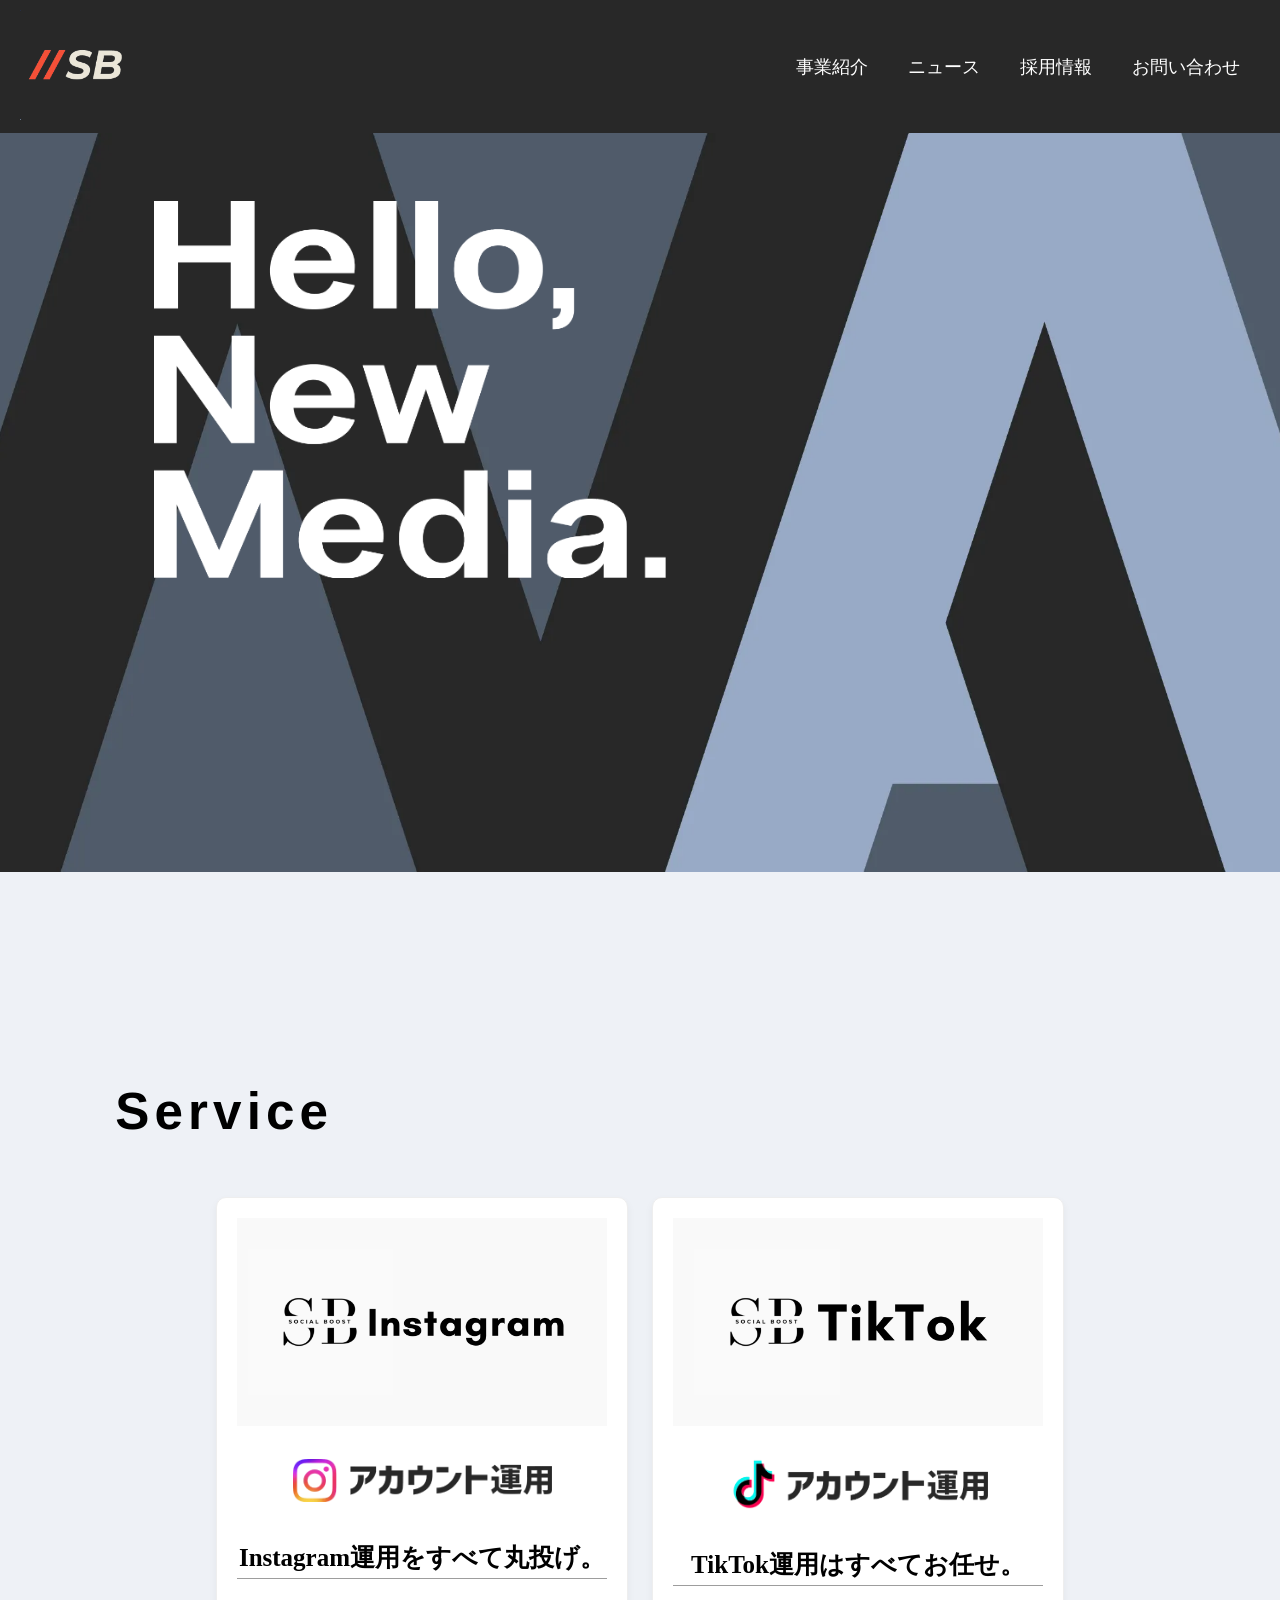
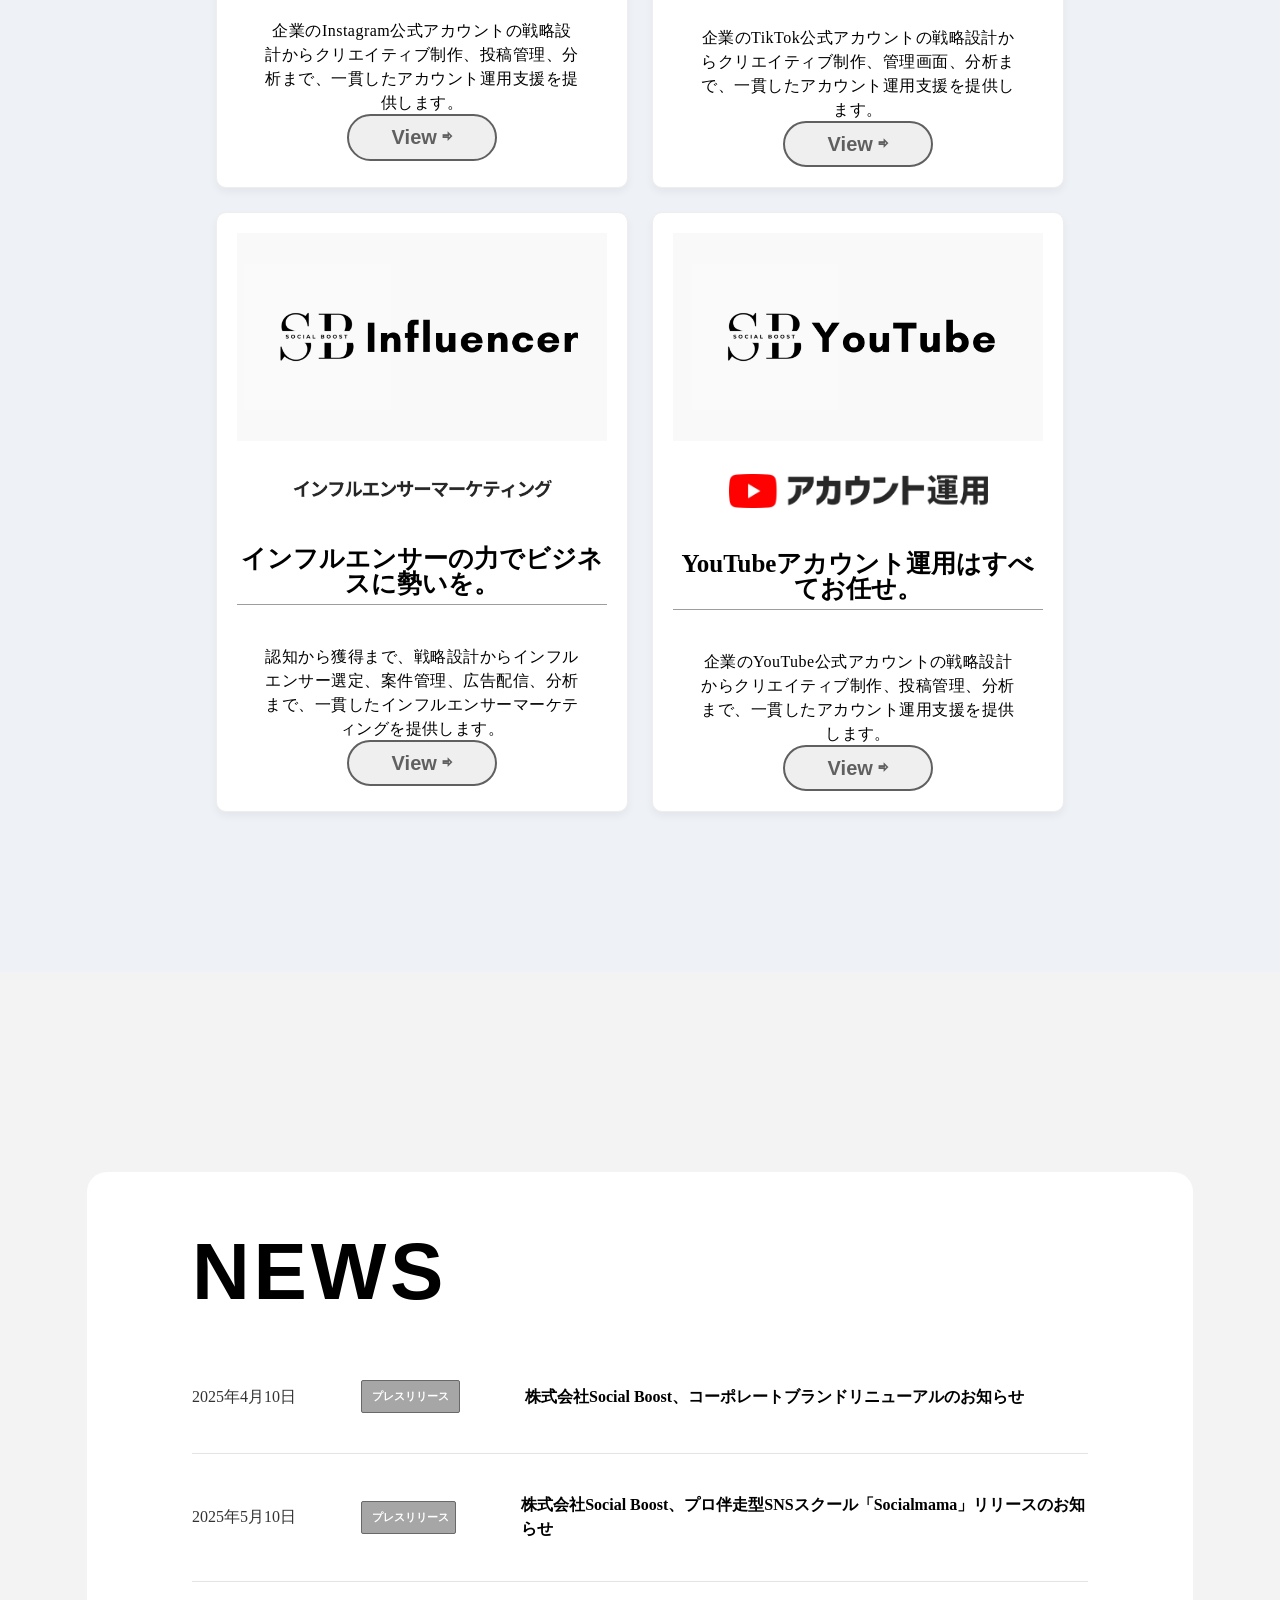
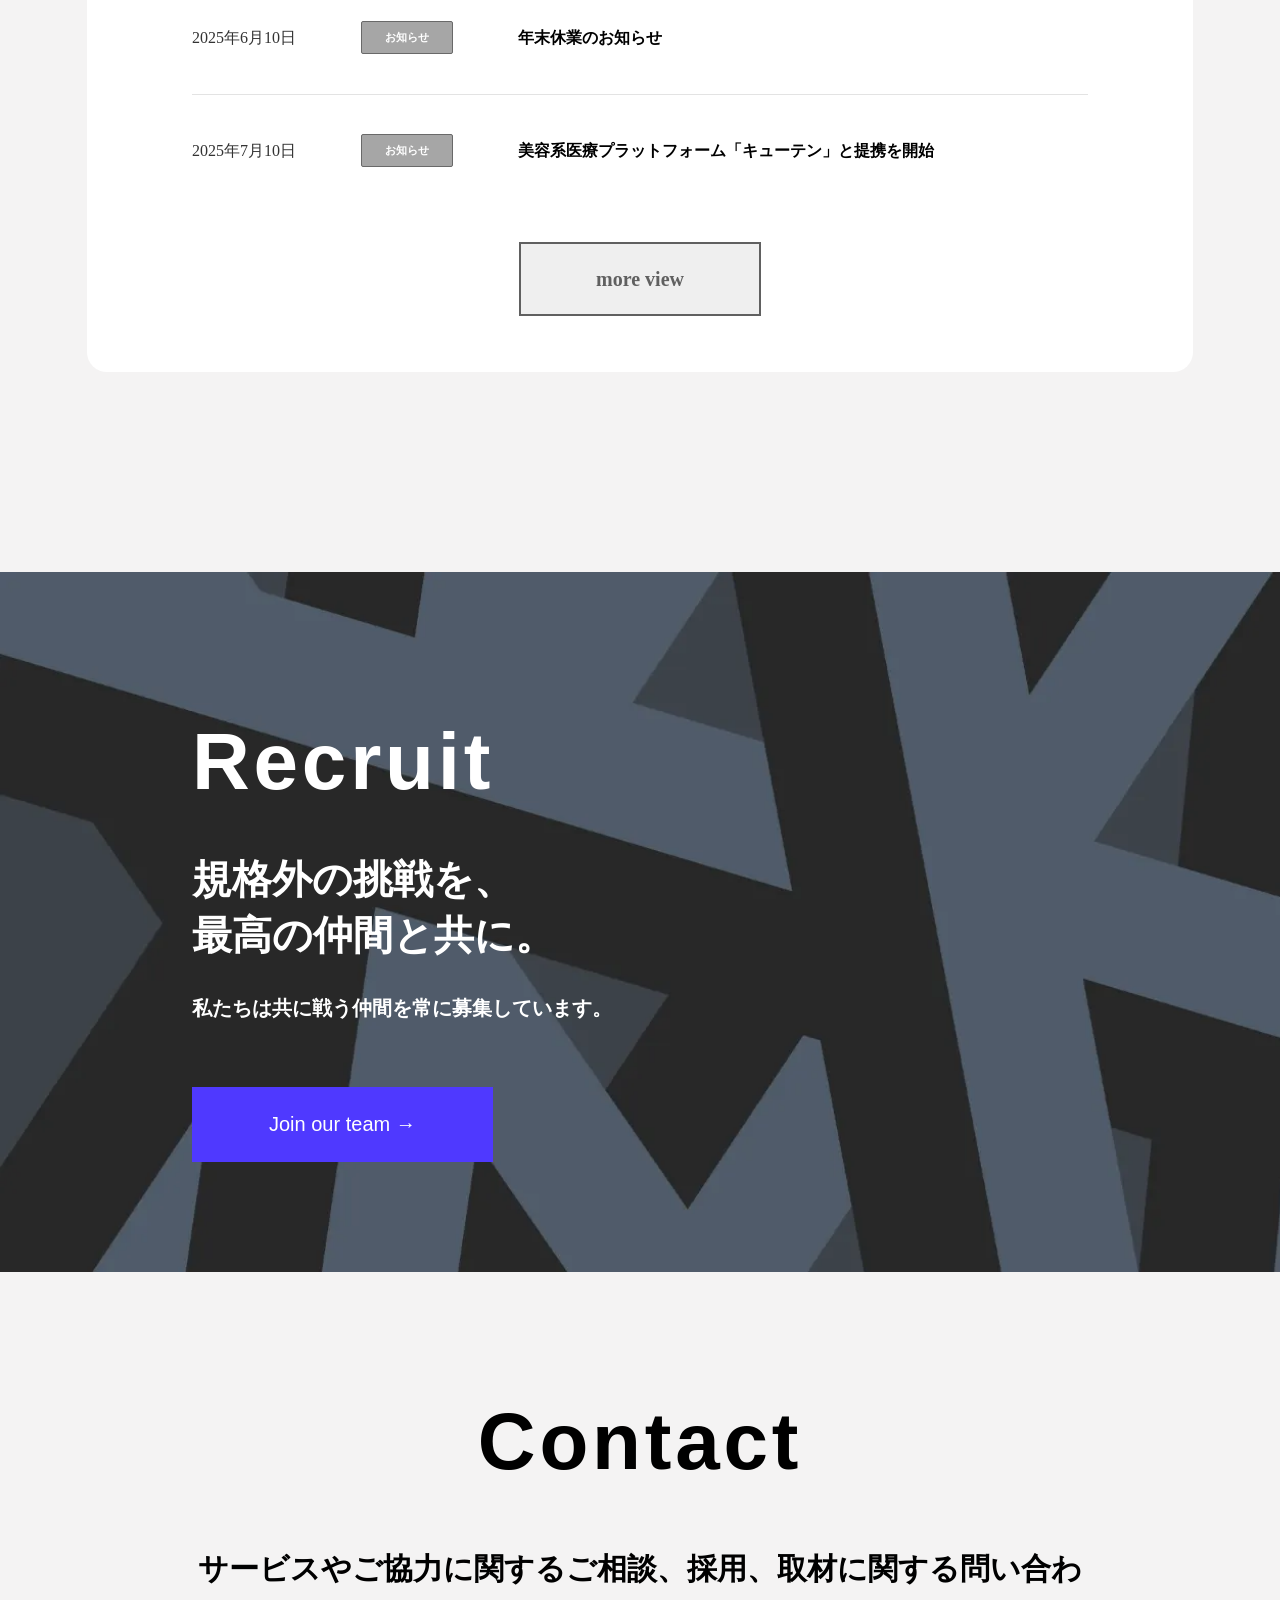
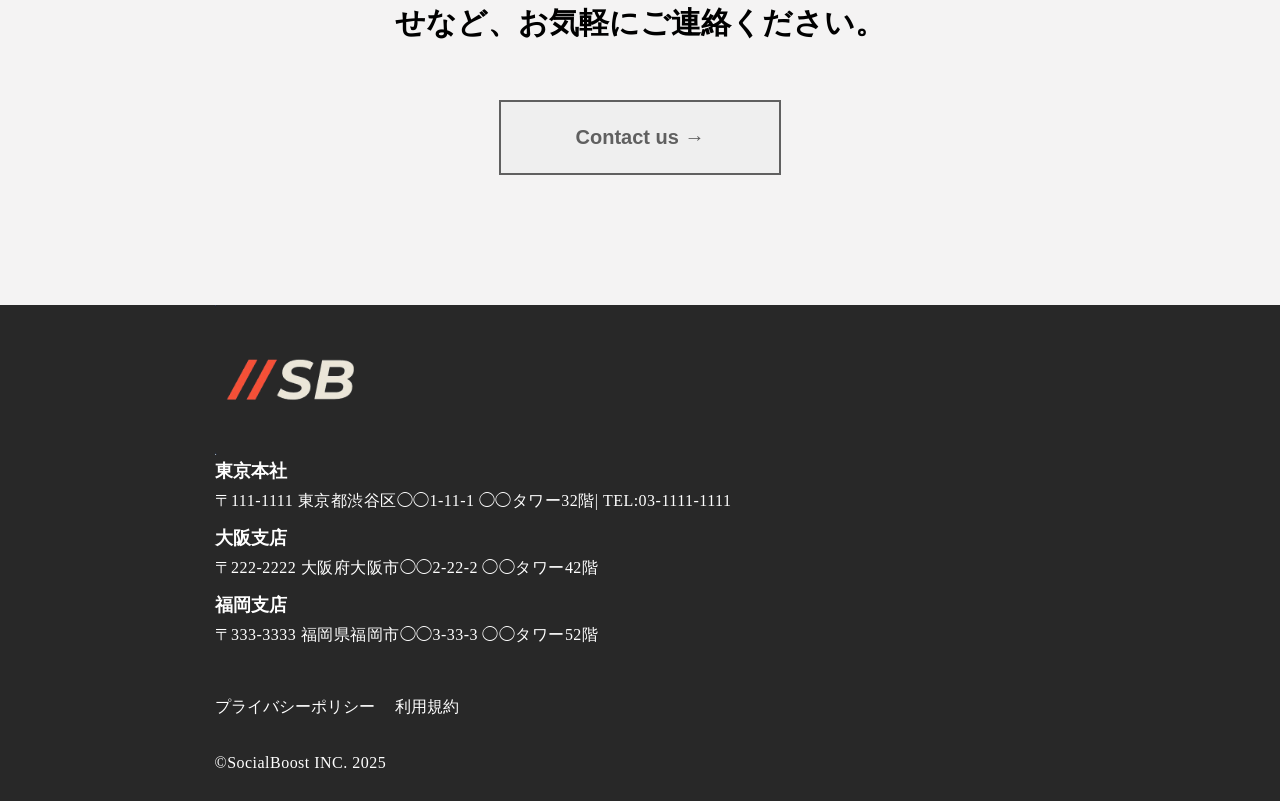
<file: index.html>
<!DOCTYPE html>
<html lang="ja">
  <head>
    <meta charset="UTF-8" />
    <meta name="viewport" content="width=device-width, initial-scale=1.0" />
    <title>株式会社Social Boost</title>
    <link rel="icon" href="./favicon.ico/favicon.ico" />
    <!-- common -->
    <link rel="stylesheet" href="./assets/css/foundation/reset.css" />
    <link rel="stylesheet" href="./assets/css/foundation/mixin.css" />
    <link rel="stylesheet" href="./assets/css/components/header.css" />
    <link rel="stylesheet" href="./assets/css/components/footer.css" />

    <!-- page -->
    <link rel="stylesheet" href="./assets/css/index.css" />
    <link rel="stylesheet" href="./assets/css/tiktok.css"/>
  </head>
  <body>
    <header class="header">
      <a href="#" class="logo-link">
        <img
          src="./assets/img/logo-removebg-preview.png"
          alt="ロゴ"
          class="logo"
        />
      </a>

      <nav class="header-nav">
        <ul class="nav-list">
          <li><a href="#business">事業紹介</a></li>
          <li><a href="#news">ニュース</a></li>
          <li><a href="#recruit">採用情報</a></li>
          <li><a href="#contact">お問い合わせ</a></li>
        </ul>
      </nav>

      <div class="hamburger" id="hamburger">
        <span></span>
        <span></span>
        <span></span>
      </div>

      <nav class="drawer" id="drawer">
        <ul class="drawer-list">
          <li><a href="#business">事業紹介</a></li>
          <li><a href="#news">ニュース</a></li>
          <li><a href="#recruit">採用情報</a></li>
          <li><a href="#contact">お問い合わせ</a></li>
        </ul>
      </nav>
    </header>

    <!-- ⬇️⬇️ -->
    <main>
      <div class="main_container">
        <img class="background" src="./assets/img/ hello.webp" alt="" />
      </div>
    </main>
    <div class="business">
      <h1 class="business_title">Service</h1>
      <div class="business_container">
        <div class="business_item">
          <a href="#"><img src="./assets/img/2.png" alt="img" /></a>
          <img class="sub_img" src="./assets/img/Instagram.webp" alt="" />
          <h2 class="sub_title">Instagram運用をすべて丸投げ。</h2>
          <p class="text_title">
            企業のInstagram公式アカウントの戦略設計からクリエイティブ制作、投稿管理、分析まで、一貫したアカウント運用支援を提供します。
          </p>
          <a href="./instagram.html"
            ><button class="business_view">View ⇨</button></a
          >
        </div>
        <div class="business_item">
          <a href="#"><img src="./assets/img/3.png" alt="img" /></a>
          <img class="sub_img" src="./assets/img/tiktok.webp" alt="" />
          <h2 class="sub_title">TikTok運用はすべてお任せ。</h2>
          <p class="text_title">
            企業のTikTok公式アカウントの戦略設計からクリエイティブ制作、管理画面、分析まで、一貫したアカウント運用支援を提供します。
          </p>
          <a href="tiktok.html"><button class="business_view">View ⇨</button></a>
        </div>
        <div class="business_item">
          <a href="#"><img src="./assets/img/4.png" alt="img" /></a>
          <img class="sub_img" src="./assets/img/inf.png" alt="" />
          <h2 class="sub_title">インフルエンサーの力でビジネスに勢いを。</h2>
          <p class="text_title">
            認知から獲得まで、戦略設計からインフルエンサー選定、案件管理、広告配信、分析まで、一貫したインフルエンサーマーケティングを提供します。
          </p>
          <button class="business_view">View ⇨</button>
        </div>
        <div class="business_item">
          <a href="#"><img src="./assets/img/youtube.png" alt="img" /></a>
          <img class="sub_img" src="./assets/img/Youtube.webp" alt="" />
          <h2 class="sub_title">YouTubeアカウント運用はすべてお任せ。</h2>
          <p class="text_title">
            企業のYouTube公式アカウントの戦略設計からクリエイティブ制作、投稿管理、分析まで、一貫したアカウント運用支援を提供します。
          </p>
          <button class="business_view">View ⇨</button>
        </div>
      </div>
    </div>

    <!-- newsエリア↓ -->
    <section class="news">
      <div class="news_card">
        <h2 class="news_title">NEWS</h2>
        <div class="news_lists">
          <a href="" class="news_list news-link">
            <div class="news_link_meta">
              <time datetime="2025-4-10" class="news_link_date"
                >2025年4月10日</time
              >
              <div class="news_link_label">プレスリリース</div>
              <h3 class="news_link_title">
                株式会社Social Boost、コーポレートブランドリニューアルのお知らせ
              </h3>
            </div>
          </a>
          <a href="" class="news_list news-link">
            <div class="news_link_meta">
              <time datetime="2025-5-10" class="news_link_date"
                >2025年5月10日</time
              >
              <div class="news_link_label">プレスリリース</div>
              <h3 class="news_link_title">
                株式会社Social
                Boost、プロ伴走型SNSスクール「Socialmama」リリースのお知らせ
              </h3>
            </div>
          </a>
          <a href="" class="news_list news-link">
            <div class="news_link_meta">
              <time datetime="2025-6-10" class="news_link_date"
                >2025年6月10日</time
              >
              <div class="news_link_label">お知らせ</div>
              <h3 class="news_link_title">年末休業のお知らせ</h3>
            </div>
          </a>
          <a href="" class="news_list news-link">
            <div class="news_link_meta">
              <time datetime="2025-7-10" class="news_link_date"
                >2025年7月10日</time
              >
              <div class="news_link_label">お知らせ</div>
              <h3 class="news_link_title">
                美容系医療プラットフォーム「キューテン」と提携を開始
              </h3>
            </div>
          </a>
        </div>
        <div class="news_link"><a href="">more view</a></div>
      </div>
    </section>

    <!-- recruitエリア↓ -->
    <section>
      <div class="recruit">
        <div class="recruit_container">
          <h2 class="recruit_title">Recruit</h2>
          <h3 class="recruit_sub_title">
            規格外の挑戦を、<br />最高の仲間と共に。
          </h3>
          <p class="recruit_text">私たちは共に戦う仲間を常に募集しています。</p>
          <button class="recruit_button">Join our team →</button>
        </div>
      </div>
    </section>

    <!-- Contactエリア↓ -->
    <section class="contact">
      <div class="contact_container">
        <h2 class="contact_title">Contact</h2>
        <div class="contact_sub_title">
          サービスやご協力に関するご相談、採用、取材に関する問い合わせなど、お気軽にご連絡ください。
        </div>
        <button class="contact_button">Contact us →</button>
      </div>
    </section>

    <!-- footerエリア↓ -->
    <footer>
      <div class="footer_container">
        <img
          src="./assets/img/logo-removebg-preview.png"
          alt=""
          class="footer_logo"
        />
        <div class="footer_stores">
          <div class="footer_store">
            <h3 class="store_name">東京本社</h3>
            <p class="sotre_address">
              〒111-1111 東京都渋谷区◯◯1-11-1 ◯◯タワー32階| TEL:03-1111-1111
            </p>
          </div>
          <div class="footer_store">
            <h3 class="store_name">大阪支店</h3>
            <p class="sotre_address">
              〒222-2222 大阪府大阪市◯◯2-22-2 ◯◯タワー42階
            </p>
          </div>
          <div class="footer_store">
            <h3 class="store_name">福岡支店</h3>
            <p class="sotre_address">
              〒333-3333 福岡県福岡市◯◯3-33-3 ◯◯タワー52階
            </p>
          </div>
        </div>
        <ul class="privacy">
          <a href=""><li>プライバシーポリシー</li></a>
          <a href=""><li>利用規約</li></a>
        </ul>
        <small>&copy;SocialBoost INC. 2025</small>
      </div>
    </footer>

    <script src="./script.js"></script>
  </body>
</html>
</file>
<file: assets/css/foundation/mixin.css>
/* @media screen and (max-width:768px){}のブレイクポイント */
</file>
<file: assets/css/components/header.css>
.header {
  width: 100%;
  background-color: #282828;
  position: fixed;
  top: 0;
  left: 0;
  z-index: 1000;
  display: flex;
  align-items: center;
  justify-content: space-between;
  padding: 10px 20px;
}

.logo {
  width: 110px;
  height: auto;
}

.header-nav {
  margin-right: 40px;
}

.nav-list {
  display: flex;
  list-style: none;
  margin: 0;
  padding: 0;
}

.nav-list li a {
  color: #fff;
  text-decoration: none;
  padding: 10px 20px;
  font-size: 18px;
  transition: background-color 0.3s, color 0.3s;
}

.nav-list li a:hover {
  background: #fff;
  color: #282828;
}

/* ハンバーガーメニュー */
.hamburger {
  display: none;
  flex-direction: column;
  justify-content: center;
  cursor: pointer;
  width: 40px;
  height: 25px;
  gap: 5px;
  z-index: 1100;
}

.hamburger span {
  display: block;
  width: 100%;
  height: 3px;
  background-color: #fff;
  transition: all 0.3s;
}

/* ハンバーガー開いた時 */
.hamburger.active span:nth-child(1) {
  transform: rotate(45deg) translate(5px, 5px);
}

.hamburger.active span:nth-child(2) {
  opacity: 0;
}

.hamburger.active span:nth-child(3) {
  transform: rotate(-45deg) translate(6px, -6px);
}

/* ドロワーメニュー */
.drawer {
  position: fixed;
  top: 0;
  right: -100%;
  width: 70%;
  height: 100%;
  background-color: #282828;
  display: flex;
  flex-direction: column;
  align-items: center;
  padding-top: 100px;
  transition: right 0.4s cubic-bezier(0.77, 0, 0.175, 1), opacity 0.4s ease;
  opacity: 0;
  z-index: 1050;
}

.drawer.active {
  right: 0;
  opacity: 1;
}

.drawer.animating {
  animation: drawerFadeSlide 0.5s forwards;
}

/* ドロワーが開く時のアニメーション */
@keyframes drawerFadeSlide {
  0% {
    right: -100%;
    opacity: 0;
  }
  50% {
    right: -30%;
    opacity: 0.5;
  }
  100% {
    right: 0;
    opacity: 1;
  }
}

.drawer-list {
  list-style: none;
  padding: 0;
  margin: 0;
  width: 100%;
}

.drawer-list li {
  text-align: center;
  margin-bottom: 30px;
}

.drawer-list li a {
  color: #fff;
  font-size: 24px;
  text-decoration: none;
  display: block;
  padding: 15px 0;
  transition: background-color 0.3s, color 0.3s;
}

.drawer-list li a:hover {
  background: #fff;
  color: #282828;
}

/* モバイル用 */
@media screen and (max-width: 768px) {
  .header-nav {
    display: none;
  }

  .hamburger {
    display: flex;
    margin-right: 50px;
  }
}
</file>
<file: assets/css/components/footer.css>
footer{
    background-color: #282828ff;
    padding: 0 20px 30px 30px;
}

.footer_container{
    width: 70%;
    margin: 0 auto;
}

.footer_logo {
    height: 150px;
}

.footer_stores{
    padding-bottom: 40px;
}

.footer_store{
    color: white;
    font-size: 14px;
    font-style: normal;
    letter-spacing: normal;
    line-height: 1.5;
    margin: 0px 0px 12px 0px;
}

.store_name {
    margin: 0px 0px 4px 0px;
    font-size: 18px;
    line-height: 1.5;
    font-weight: 700;
}

.privacy {
    display: flex;
    gap: 20px;
    flex-direction: row;
    margin: 0px 0px 40px 0px;
}

.privacy a {
    text-decoration: none;
}

.privacy a li {
    color: white;
}

small {
    color: white;
    letter-spacing: 0.03em;
}
</file>
<file: assets/css/index.css>
main {
  padding-top: 102px;
  height: auto;
  margin: 0 auto;
  background-color: #505b69ff;

  & > .main_container {
    background-image: url(../img/bg.webp);
    background-size: cover;
    background-repeat: no-repeat;
    background-position: 50%;
    display: flex;
    justify-content: center;
    align-items: flex-start;
    flex-wrap: nowrap;
    height: 770px;
    width: 100%;
    max-width: 100%;
    flex-direction: column;

    & > .background {
      width: 40%;
      height: auto;
      top: 11vh;
      left: 12vw;
    }
  }
}

.business {
  background-color: #eef1f6ff;
  padding: 150px 0px 100px 0px;
  margin: 0 auto;
}

.business_title {
  padding: 5vw 5vw 0 9vw; /* パディングも画面幅に応じて縮める */
  justify-content: flex-start;
  font-family: sans-serif;
  font-size: 4vw; /* ビューポート幅に応じて文字サイズを変化させる */
  font-weight: 700;
  line-height: 1;
  letter-spacing: 0.4vw; /* 字間も画面幅に合わせるときれい */
  text-align: left;
}

.business_container {
  margin: 0 auto;
  padding: 60px 120px;
  display: grid;
  width: 85vw;
  grid-template-columns: repeat(2, 1fr);
  gap: 24px;
  box-sizing: border-box;

  & > .business_item {
    background: #fff;
  border: 1px solid #eee;
  padding: 20px;
  box-sizing: border-box;
  border-radius: 10px;
  box-shadow: 0 4px 8px rgba(0, 0, 0, 0.05);
  text-align: center;
  opacity: 0;
  transform: translateY(20px); /* 少し下からスタート */
  transition: opacity 1s ease-out, transform 1s ease-out;
  }
  .business_item.show {
    opacity: 1;
    transform: translateY(0); /* 元の位置に戻る */
  }
}

.business_item a img {
  width: 100%;
  height: auto;
  max-width: 400px;
}

.sub_img {
  width: 70%;
  height: auto;
  max-width: 400px;
  margin: 30px;
}

.sub_title {
  font-size: 25px;
  font-weight: bold;
  margin-bottom: 40px;
  padding-bottom: 8px;
  margin-top: 10px;
  border-bottom: 1px solid rgb(157, 157, 157);
}

.business_view {
  font-size: 20px;
  display: block;
  text-align: center;
  text-decoration: none;
  width: 150px;
  margin: auto;
  padding: 0.6rem 2.3rem;
  margin-top: 25px;
  font-weight: bold;
  border: 2px solid #606060;
  color: #606060;
  border-radius: 100vh;
  transition: 0.5s;
  cursor: pointer;

  &:hover {
    color: #fff;
    background: #606060;
  }
}

p {
  font-size: 16px;
  line-height: 150%;
  letter-spacing: 0.03em;
}

.text_title {
  width: 85%;
  margin: 0 auto;
  height: 70px;
}

/* news */

.news {
  padding-top: 200px;
  padding-bottom: 200px;
  background-color: #f4f3f3;
}

.news_card {
  background: white;
  border-radius: 20px;
  width: 70vw;
  margin: 0 auto;
  padding: 60px 105px 40px;
}

.news_title {
  font-family: sans-serif;
  font-size: 80px;
  font-weight: 700;
  line-height: 1;
  letter-spacing: 3.8px;
  text-align: left;
}

.news_lists {
  margin-top: 28px;
}

.news_lists > * + * {
  position: relative;
}

.news_lists > * + *::before {
  content: "";
  position: absolute;
  width: 100%;
  height: 1px;
  top: 0;
  left: 0;
  background: #e3e3e3;
}

.news_link {
  text-align: center;
  margin-top: 50px;
  margin-bottom: 40px;
  font-size: 35px;
}

.news_link a {
  align-items: center;
  background: #efefef;
  border-bottom: 2px solid #606060;
  border-right: 2px solid #606060;
  border-top: 2px solid #606060;
  border-left: 2px solid #606060;
  color: #606060;
  font-weight: bold;
  padding: 24px 75px;
  font-size: 20px;
  flex-wrap: nowrap;
  flex-direction: row;
  height: auto;
  justify-content: flex-start;
  transition-timing-function: ease;
  transition-duration: 400ms;
  max-width: 100%;
  text-decoration: none;
}

.news_link a:hover {
  background: #606060;
  color: white;
  border-bottom: 2px solid black;
  border-top: 2px solid black;
  border-right: 2px solid black;
  border-left: 2px solid black;
  transform: translate(0px 0px);
  transition-duration: 400ms;
  transition-timing-function: ease;
}

.news-link {
  /* レイアウトをFlexboxで縦に並べる */
  display: flex;
  flex-direction: column;
  text-decoration: none;

  /* 子要素同士のスキマ */
  gap: 7px;

  /* 上下にゆとり */
  padding-top: 40px;
  padding-bottom: 40px;
  padding-left: 0px;
  /* 背景色の変化をアニメーション */
  transition: background-color 0.3s;
}

.news-link:hover {
  background-color: #eef1f6ff;
}

.news_link_meta {
  color: black;
  display: flex;
  align-items: center;
  gap: 65px;
}

.news_link_date {
  color: #333;
  white-space: nowrap;
}

.news_link_label {
  color: #fff;
  font-size: 11px;
  font-weight: 700;
  padding: 10px 10px;
  border: 1px solid rgb(105, 105, 105);
  border-radius: 2px;
  background-color: #a6a6a6;
  white-space: nowrap;
  min-width: 70px;
  text-align: center;
}

.news_link_title {
  text-decoration: none;
  line-height: 150%;
}
/* recruit */

.recruit {
  background-image: url(../img/contact.webp);
  background-size: cover;
  background-repeat: no-repeat;
  padding: 50px;
}

.recruit_container {
  width: 70vw;
  margin: 0 auto;
  padding: 100px 0px 60px 0px;
}

.recruit_title {
  color: white;
  font-family: sans-serif;
  font-size: 80px;
  font-weight: 700;
  line-height: 1;
  height: auto;
  letter-spacing: 3.8px;
  text-align: left;
  padding-bottom: 50px;
}

.recruit_sub_title {
  font-size: 40px;
  font-weight: 700;
  height: auto;
  letter-spacing: normal;
  line-height: 1.4;
  margin: 0px 0px 25px 0px;
  text-align: left;
  color: white;
}

.recruit_text {
  margin: 0px 0px 60px 0px;
  font-size: 20px;
  font-weight: 700;
  height: auto;
  letter-spacing: normal;
  line-height: 1.9;
  text-align: left;
  color: white;
}

.recruit_button {
  align-items: center;
  background: #4f39ffff;
  border-bottom: 2px solid #4f39ffff;
  border-right: 2px solid #4f39ffff;
  border-top: 2px solid #4f39ffff;
  border-left: 2px solid #4f39ffff;
  color: white;
  padding: 24px 75px;
  font-size: 20px;
  flex-wrap: nowrap;
  flex-direction: row;
  height: auto;
  justify-content: flex-start;
  transition-timing-function: ease;
  transition-duration: 400ms;
  max-width: 100%;
  cursor: pointer;
}

.recruit_button:hover {
  background: #fff;
  color: #4f39ffff;
  border-bottom: 2px solid #4f39ffff;
  border-top: 2px solid #4f39ffff;
  border-right: 2px solid #4f39ffff;
  border-left: 2px solid #4f39ffff;
  transform: translate(0px 0px);
  transition-duration: 400ms;
  transition-timing-function: ease;
}

/* Contact */
.contact {
  background-color: #f4f3f3;
}

.contact_container {
  width: 70vw;
  margin: 0 auto;
  text-align: center;
  padding: 130px 0px;
}

.contact_title {
  color: black;
  font-family: sans-serif;
  font-size: 80px;
  font-weight: 700;
  line-height: 1;
  letter-spacing: 3.8px;
  text-align: center;
  padding-bottom: 60px;
}

.contact_sub_title {
  font-size: 30px;
  font-weight: 700;
  letter-spacing: 2.8;
  line-height: 1.8;
  margin-bottom: 50px;
}

.contact_button {
  align-items: center;
  background: #efefef;
  border-bottom: 2px solid #606060;
  border-right: 2px solid #606060;
  border-top: 2px solid #606060;
  border-left: 2px solid #606060;
  color: #606060;
  font-weight: bold;
  padding: 24px 75px;
  font-size: 20px;
  flex-wrap: nowrap;
  flex-direction: row;
  height: auto;
  justify-content: flex-start;
  transition-timing-function: ease;
  transition-duration: 400ms;
  max-width: 100%;
  cursor: pointer;
}

.contact_button:hover {
  background: #606060;
  color: white;
  border-bottom: 2px solid black;
  border-top: 2px solid black;
  border-right: 2px solid black;
  border-left: 2px solid black;
  transform: translate(0px 0px);
  transition-duration: 400ms;
  transition-timing-function: ease;
}

/* main */

@media screen and (max-width: 768px) {
  main {
    padding-top: 92px;

    & > .main_container {
      height: 670px;

      & > .background {
        width: 500px;
        margin: 0 auto;
      }
    }
  }
}

@media screen and (max-width: 768px) {
  main {
    & > .main_container {
      height: 670px;

      & > .background {
        width:460px;
        margin: 0 auto;
      }
    }
  }
}



@media (max-width: 768px) {
  .text_title {
    height: 85px;
  }
}
@media (max-width: 768px) {
  .sub_img {
    width: 50%;
  }
}
@media (max-width: 768px) {
  .business_item a img {
    max-width: 370px;
  }
}


/* news */

@media screen and (max-width: 768px) {
  /* news */
  .news {
    padding-top: 70px;
    padding-bottom: 80px;
  }

  .news_title {
    font-size: 60px;
    width: 70vw;
    margin: 0 auto;
  }

  .news_card {
    width: 100vw;
    padding: 80px 0px 50px 0px;
  }

  .news_link {
    padding: 0px 20px 0px 20px;
  }

  .news-link {
    padding-left: 0px;
    margin: 0px 35px 0px 20px;
  }

  .news_link_meta {
    gap: 15px;
  }

  .news_link_label {
    padding: 4px 4px;
    font-size: 9px;
  }

  .news_link a {
    padding: 15px 40px;
  }
}

@media screen and (max-width: 768px) {
  /* business */

  .business {
    padding: 70px 0px 0px 0px;
  }
  .business_title {
    font-size: 60px;
    width: 70vw;
    margin: 0 auto;
  }

  @media (max-width: 768px) {
    .business_container {
      padding: 40px 20px; /* パディングも少し調整するとより良い */
      grid-template-columns: 1fr;
      width: 70vw;
    }
  }


  .text_title {
    height: 80px;
  }

  .sub_title {
    font-size: 20px;
    margin-bottom: 24px;
    margin-top: 5px;
  }

  .sub_img {
    width: 50%;
    max-width: 300px;
    margin: 20px;
  }
}

@media screen and (max-width: 768px) {
  /* recruit */
  .recruit_title {
    font-size: 60px;
    width: 70vw;
    margin: 0 auto;
  }

  .recruit_sub_title {
    font-size: 30px;
    width: 70vw;
    margin: 0 auto;
  }

  .recruit_text {
    font-size: 20px;
    width: 70vw;
    margin: 0 auto;
    margin-top: 16px;
    margin-bottom: 16px;
  }

  .recruit_button {
    padding: 16px 68px;
    font-size: 15px;
  }
}

@media screen and (max-width: 768px) {
  /* contact */
  .contact_title {
    font-size: 60px;
    width: 70vw;
    margin: 0 auto;
  }

  .contact_container {
    padding: 100px 0;
  }

  .contact_sub_title {
    font-size: 22px;
    letter-spacing: 2;
  }

  .contact_button {
    padding: 16px 68px;
    font-size: 15px;
  }
}

@media screen and (max-width: 768px) {
  /* footer */
  .footer_logo {
    height: 80px;
  }

  .footer_container {
    width: 90%;
    font-size: 12px;
  }

  .footer_stores {
    padding-bottom: 0px;
  }

  .footer_store {
    margin: 0px 0px 5px 0;
  }

  .store_name {
    font-size: 10px;
  }

  .sotre_address {
    font-size: 13px;
  }

  .privacy {
    margin: 0px 0px 25px 0px;
  }
}
</file>
<file: assets/css/tiktok.css>
main {
  padding-top: 102px;
  background-color: #505b69ff;
  margin: 0 auto;
  height: auto;
}

.main_container {
  position: relative;
  width: 100%;
  height: 97vh;
  overflow: hidden;
  display: flex;
  justify-content: center;
  align-items: flex-start;
  background-image: url("./assets/img/insta/bgのコピー.png");
  background-size: cover;
  background-position: center;
  background-repeat: no-repeat;
}

.main_container .background {
  position: absolute;
  top: 0;
  left: 0;
  width: 100%;
  height: 100%;
  object-fit: cover;
  z-index: 1;
}

.tiktok_main_title {
  position: absolute;
  top: 35%;
  left: 0;
  width: 100%;
  transform: translateY(-50%);
  font-size: clamp(36px, 5vw, 120px);
  color: white;
  text-align: left;
  padding-left: 20px;
  z-index: 2;
  line-height: 1.2;
  margin-left: 30px;
  max-width: 1000px;
  word-break: break-word;
}

.main_sub_title {
  position: absolute;
  top: 63%;
  left: 0;
  transform: translateY(-50%);
  font-size: 30px;
  color: white;
  text-align: left;
  padding-left: 20px;
  z-index: 2;
  letter-spacing: 3px;
  width: 60vw;
  margin-left: 30px;
  line-height: 130%;
}

/* ↓↓↓ ボタン部分追加 ↓↓↓ */

.button_group {
  position: absolute;
  top: 82%;
  left: 0;
  transform: translateY(-50%);
  display: flex;
  gap: 20px;
  z-index: 2;
  margin-left: 50px;
  flex-wrap: wrap;
}

.materials_button {
  background: #4f39ff;
  border: 2px solid #4f39ff;
  color: white;
  align-items: center;
  padding: 16px 40px;
  font-size: 18px;
  border-radius: 8px;
  transition: background-color 0.3s ease, transform 0.2s ease;
  text-decoration: none;
  display: inline-block;
  cursor: pointer;
}

.service_button {
  background: #4f39ff;
  border: 2px solid #4f39ff;
  color: white;
  align-items: center;
  padding: 16px 40px;
  font-size: 18px;
  border-radius: 8px;
  transition: background-color 0.3s ease, transform 0.2s ease;
  text-decoration: none;
  display: inline-block;
  cursor: pointer;
}


.materials_button:hover {
  background-color: rgb(219, 85, 183);
  transform: translateY(-2px);
}

.service_button:hover {
  background-color: rgb(49, 173, 103);
  transform: translateY(-2px);
}

@media screen and (max-width: 768px) {
  .button_group{
    top: 95%;
  }
}
</file>
